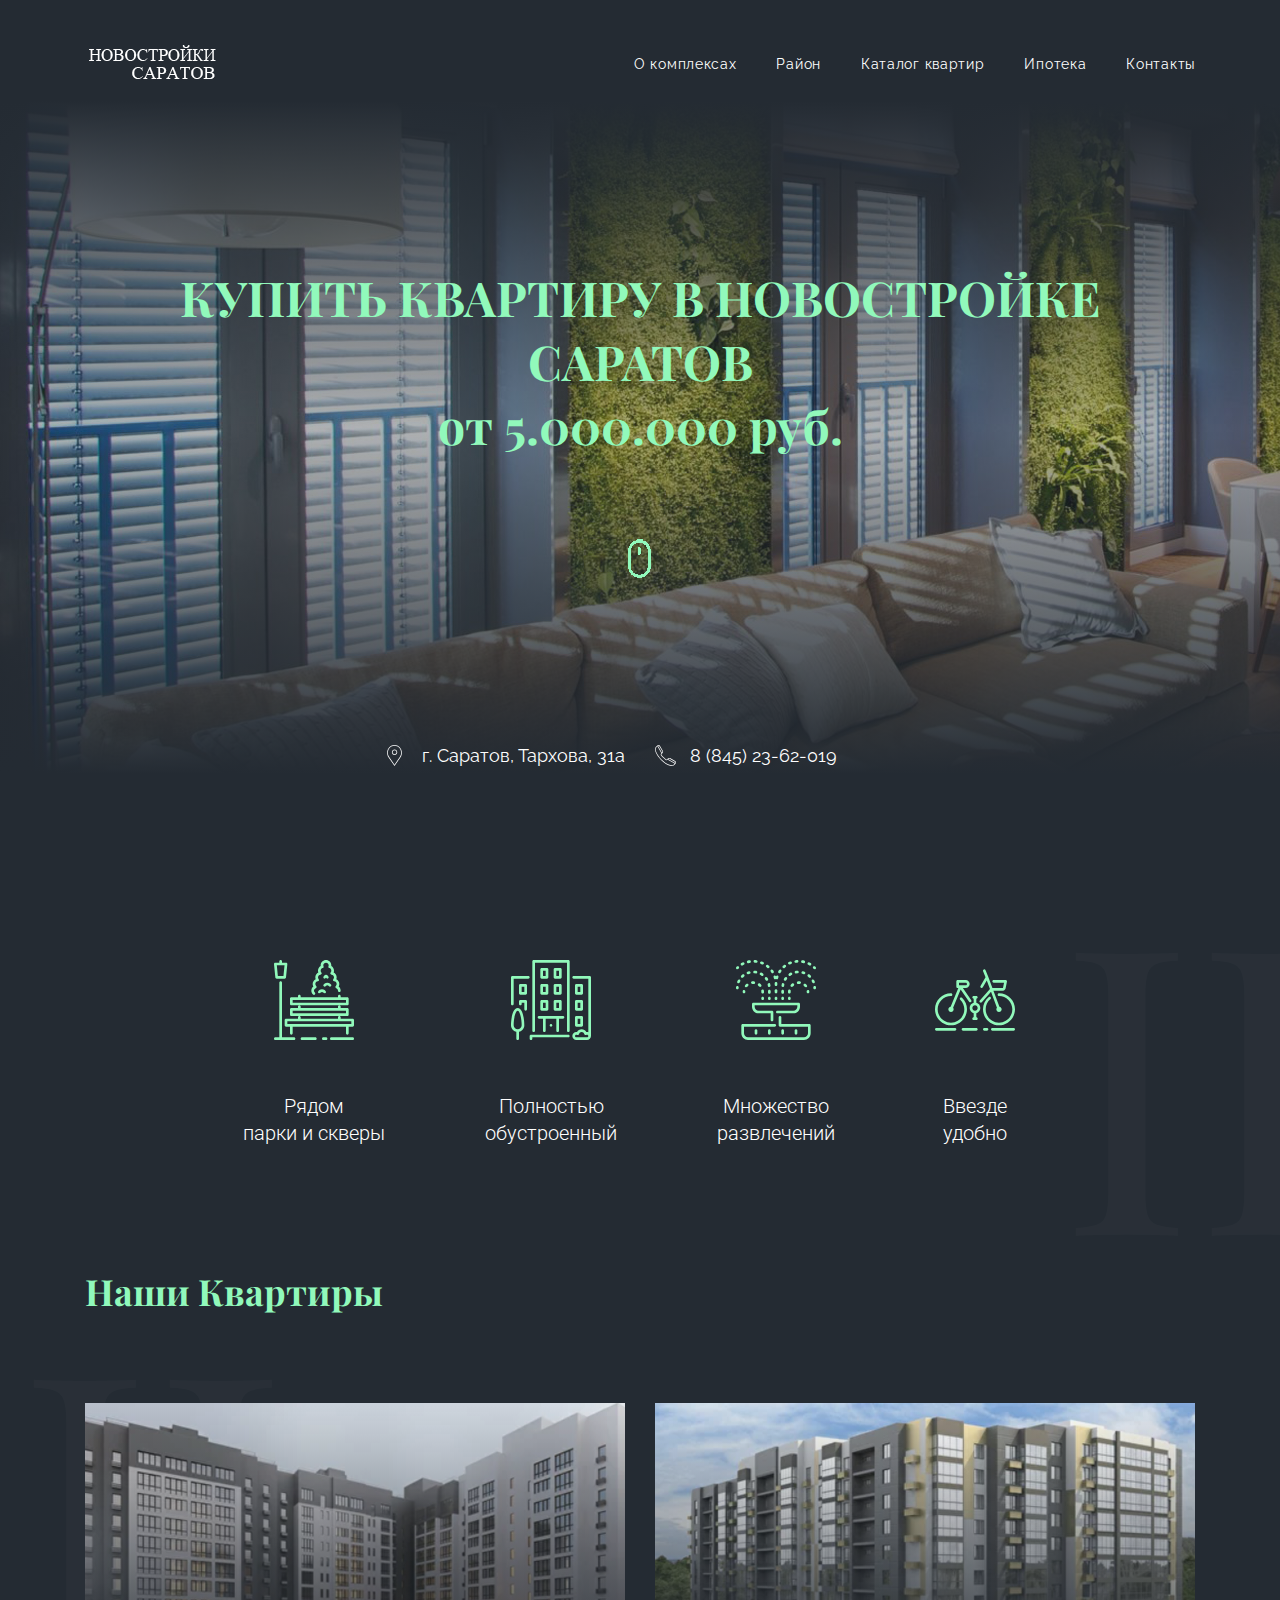
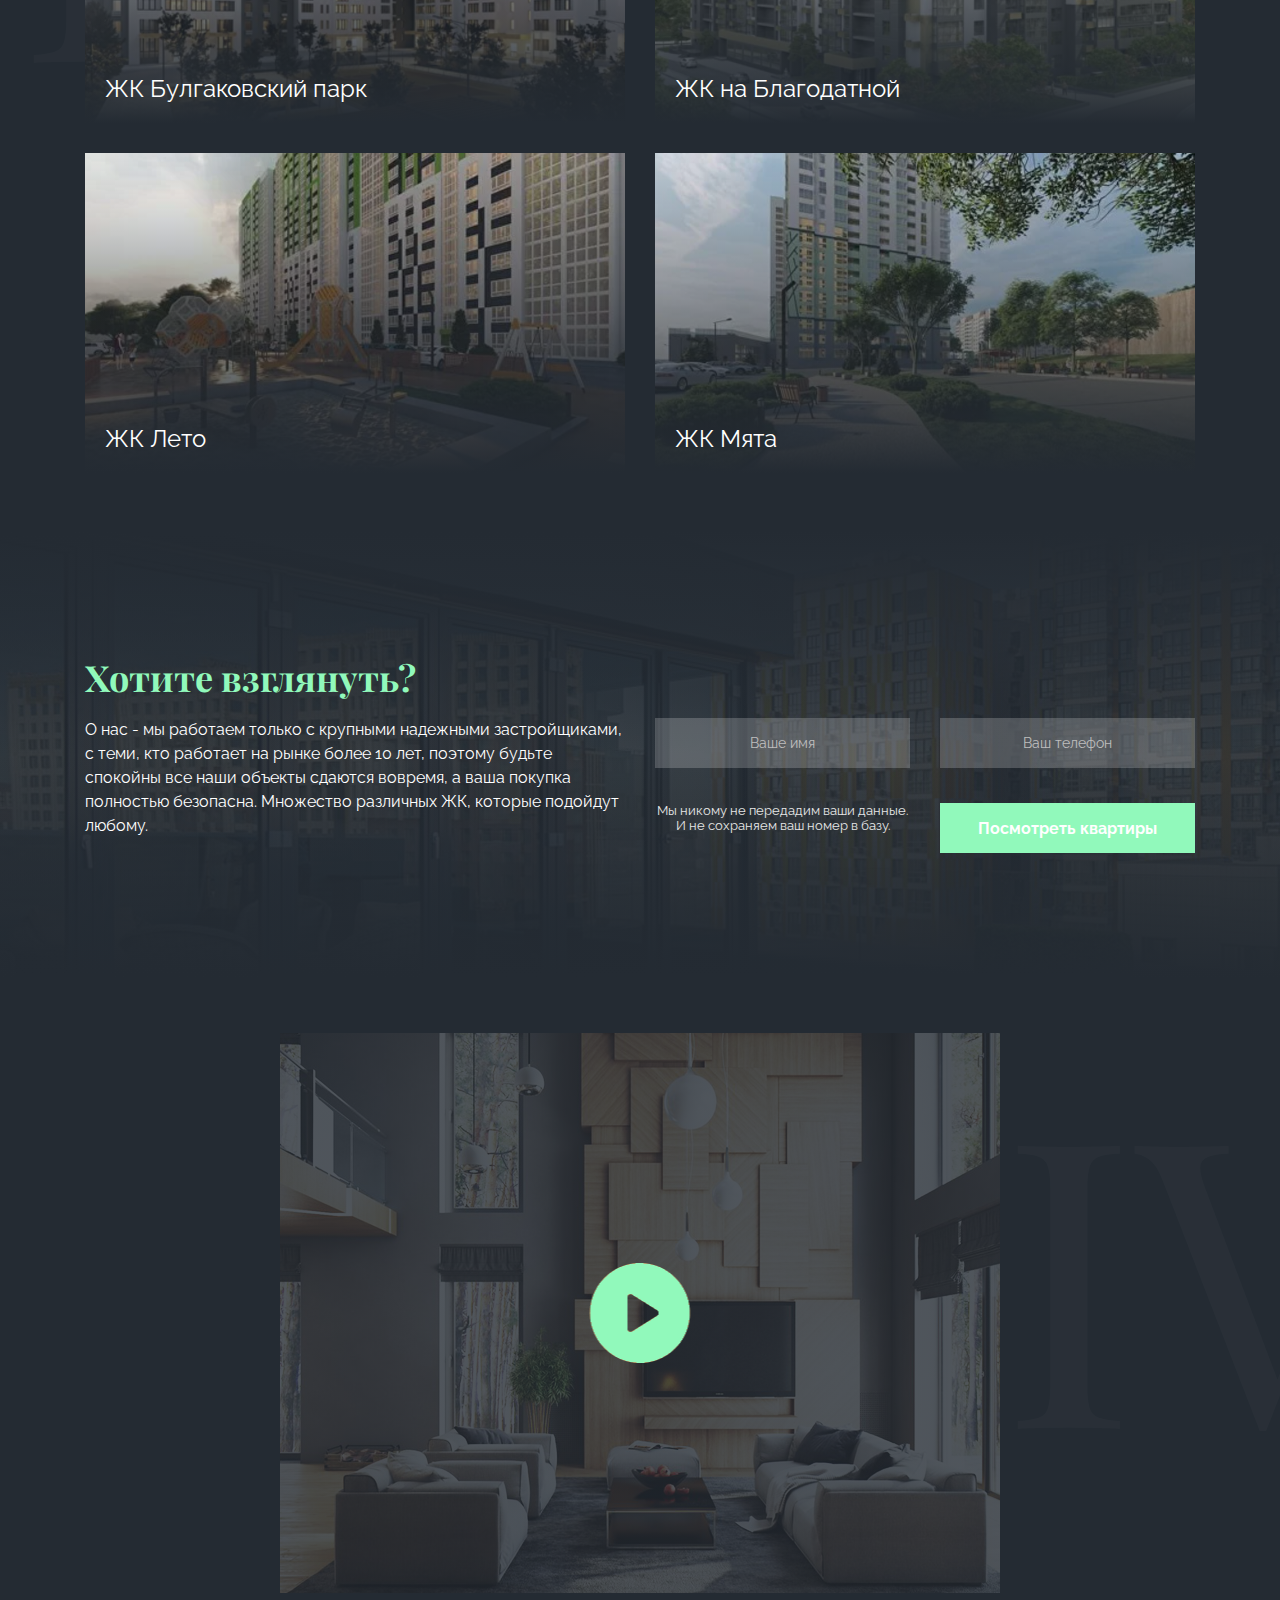
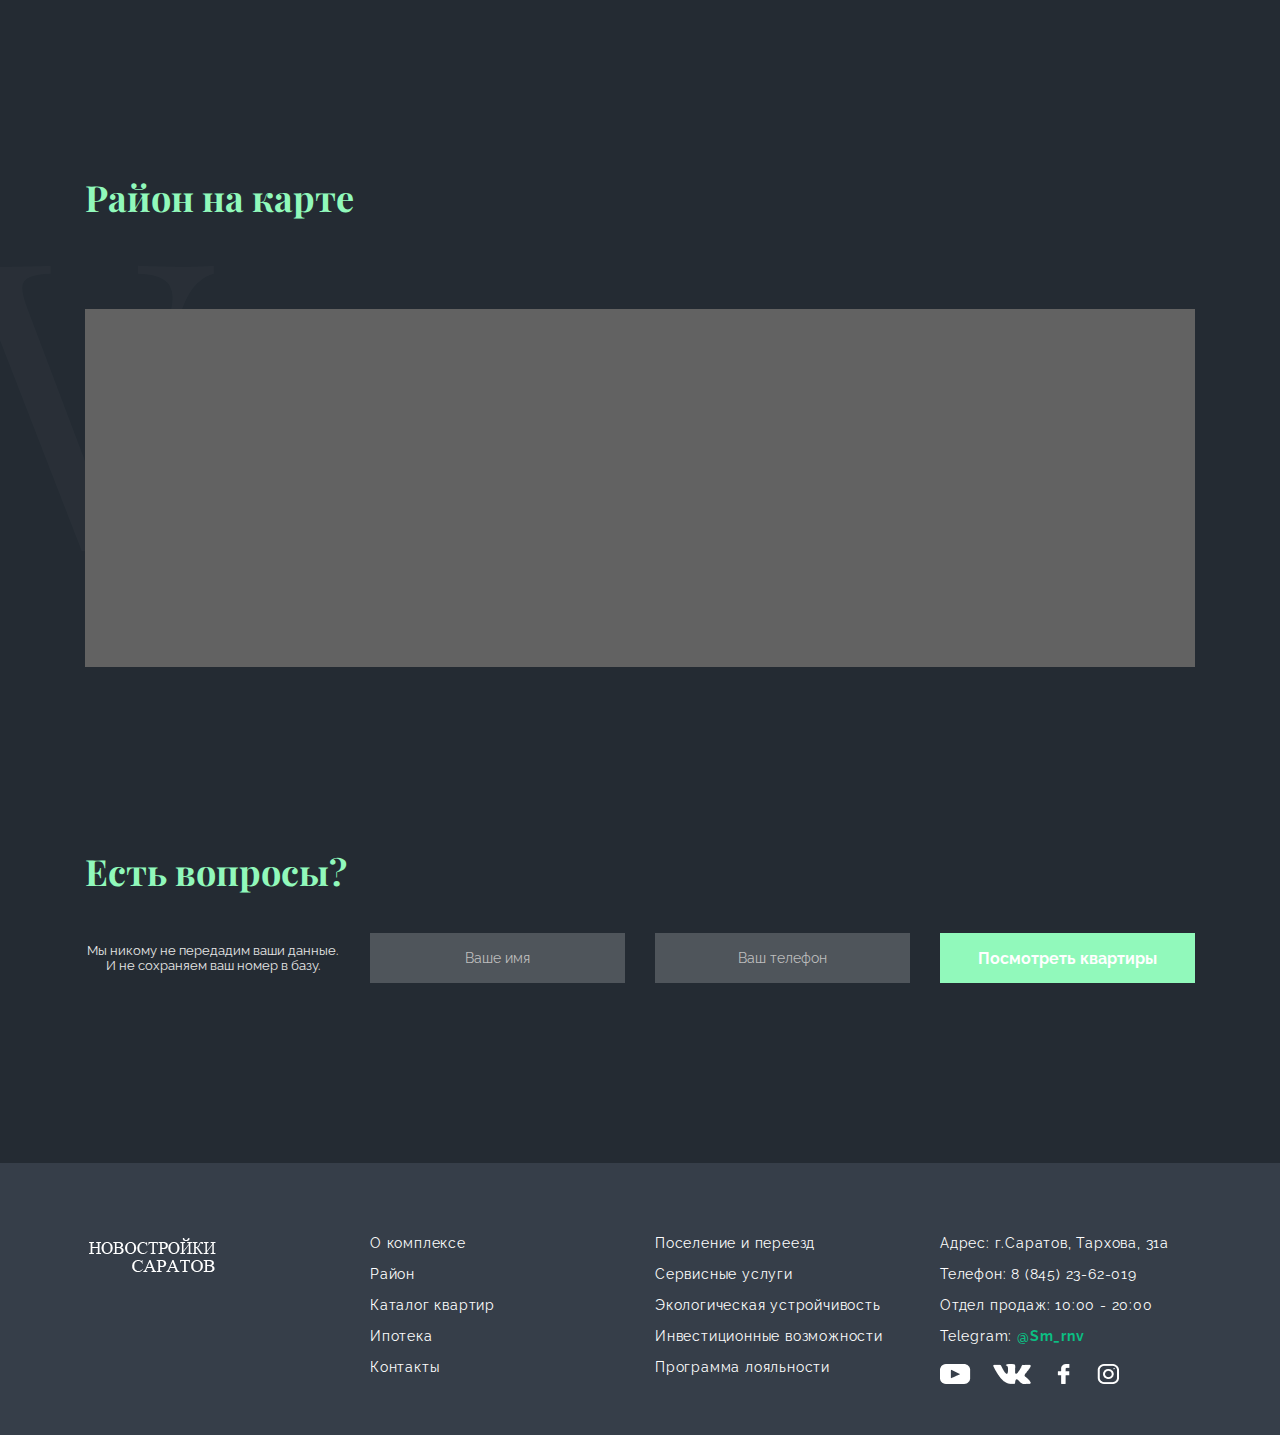
<file: index.html>
<!DOCTYPE html>
<html lang="en">
<head>
    <meta charset="UTF-8">
    <meta name="viewport" content="width=device-width, initial-scale=1.0">
    <title>saratov-novostroy</title>
    <link rel="stylesheet" href="./css/main.css">
    <link rel="stylesheet" href="./libs/youtubeLightbox/youtubeLightbox.css">
</head>
<body>
    <header class="header none1">
        <!--<div class="container">
            CONTENT
        </div>-->
        <div class="header_top">    
            <div class="container">
                <div class="header_top-row">
                    <a href="./index.html">
                        <img src="./img/logo.png" alt="Novostroy">
                    </a>
                    <div class="header_nav">
                        <nav class="nav">
                            <ul class="nav_list">
                                <li><a href="./second.html">О комплексах</a></li>
                                <li><a href="#!">Район</a></li>
                                <li><a href="#!">Каталог квартир</a></li>
                                <li><a href="#!">Ипотека</a></li>
                                <li><a href="#!">Контакты</a></li>
                            </ul>
                        </nav>
                    </div>

                    <div class="header_nav-btn">
                        <button class="nav-icon-btn">
                            <div class="nav-icon">
                                
                            </div>
                        </button>
                    </div>
                </div>
            </div>
        </div>

        
        <div class="container">
            <h1 class="header_title">КУПИТЬ КВАРТИРУ В НОВОСТРОЙКЕ<br>
            САРАТОВ<br>
            от 5.000.000 руб.
            <a href="#benefits">
                <img src="./img/mouse.png" alt="Scroll next" class="header_title_icon">
            </a>
            </h1>
        </div>
        

        <div class="header_footer">
            <div class="text-right">
                <a href="#section-map" class="info info--map">г. Саратов, Тархова, 31а</a>
            </div>
            <a href="tel:+78452362019" class="info info--tel">8 (845) 23-62-019</a>    
        </div>
    </header>

    <main>
        <section class="benefits none1">
            <h2 class="visually-hidden">Преимужества жк</h2>

            <div class="container container--sm">
                <div class="benefits_row">
                    <div class="benefits_item">
                        <img src="./img/bench_lime.svg" alt="" class="benefits_item-image">
                        <p class="benefits_item-text">Рядом <br>парки и скверы</p>
                    </div>
                    <div class="benefits_item">
                        <img src="./img/building_lime.svg" alt="" class="benefits_item-image">
                        <p class="benefits_item-text">Полностью <br>обустроенный</p>
                    </div>
                    <div class="benefits_item">
                        <img src="./img/fountain_lime.svg" alt="" class="benefits_item-image">
                        <p class="benefits_item-text">Множество <br>развлечений</p>
                    </div>
                    <div class="benefits_item">
                        <img src="./img/bicycle_lime.svg" alt="" class="benefits_item-image">
                        <p class="benefits_item-text">Ввезде <br>удобно</p>
                    </div>
                </div>
            </div>
        </section>

        <section class="appartments none1">
            <div class="container">
                <div class="appartments_title">
                    <h2 class="title-2">Наши Квартиры</h2>
                </div>
                <div class="appartments_cards">
                    <a href="#!" class="card">
                        <img src="./img/houses/house1.png" alt="" class="card_image">
                        <h3 class="carrd_title">ЖК Булгаковский парк</h3>
                    </a>
                    <a href="#!" class="card">
                        <img src="./img/houses/house.png" alt="" class="card_image">
                        <h3 class="carrd_title">ЖК на Благодатной</h3>
                    </a>
                    <a href="#!" class="card">
                        <img src="./img/houses/house2.png" alt="" class="card_image">
                        <h3 class="carrd_title">ЖК Лето</h3>
                    </a>
                    <a href="#!" class="card">
                        <img src="./img/houses/house3.png" alt="" class="card_image">
                        <h3 class="carrd_title">ЖК Мята</h3>
                    </a>
                </div>
            </div>
        </section>

        <section class="cta none1">
            <div class="container">
                <div class="cta_title">
                    <h2 class="title-2">Хотите взглянуть?</h2>
                </div>
                <div class="cta_wrapper">
                    <div class="cta_text"><p>О нас - мы работаем только с крупными надежными
                         застройщиками, с теми, кто работает на рынке более 10 лет, поэтому будьте спокойны все наши объекты сдаются вовремя, 
                         а ваша покупка полностью безопасна. Множество различных ЖК, которые подойдут любому.</p>
                    </div>
                    <form action="" class="cta_form form">
                        <input type="text" class="form_input" placeholder="Ваше имя" autocomplete="off">
                        <input type="text" class="form_input" placeholder="Ваш телефон" autocomplete="off">
                        <p class="form_privacy form_privacy--bottom"> Мы никому не передадим ваши данные. <br> И не сохраняем ваш номер в базу.</p>
                        <button type="submit" class="form_button">Посмотреть квартиры</button>
                    </form>
                    
                </div>
            </div>
        </section>

        <section class="video none1">
            <div class="container">
                <h2 class="visually-hidden">Видео про жк</h2>
                <div class="container">
                    <a href="https://www.youtube.com/watch?v=qkob30446QE&pp=ygU10JbQmiDQkdGD0LvQs9Cw0LrQvtCy0YHQutC40Lkg0L_QsNGA0Log0YHQsNGA0LDRgtC-0LI%3D" data-youtubeLightbox class="video_link">
                        <img src="./img/play-button.png" alt="" class="video_icon">
                        <img src="./img/houses/Rectangle 2.png" alt="" class="video_img">
                    </a>
                </div>
            </div>
        </section>

        <section class="section-map none1">
            <div class="container">
                <div class="section-map_title">
                    <h2 class="title-2">Район на карте</h2>
                </div>
                <div class="section-map_map">
                    <div class="map" id="map"></div>
                </div>
            </div>
        </section>

        <section class="feedback none1">
            <div class="container">
                <div class="feedback_title">
                    <h2 class="title-2">Есть вопросы?</h2>
                </div>
                <form class="feedback_form form">
                    <p class="form_privacy"> Мы никому не передадим ваши данные. <br> И не сохраняем ваш номер в базу.</p>
                    <input type="text" class="form_input" placeholder="Ваше имя" autocomplete="off">
                    <input type="text" class="form_input" placeholder="Ваш телефон" autocomplete="off">
                    <button type="submit" class="form_button">Посмотреть квартиры</button>
                </form>
            </div>
        </section>


    </main>

    <footer class="footer none1">
        <div class="container">
            <div class="footer_grid">
                <div class="footer_logo">
                    <a href="#!">
                        <img src="./img/logo.png" alt="Novostroy">
                    </a>
                </div>
                <div class="footer_nav">
                    <nav>
                        <ul class="footer_nav-list">
                            <li><a href="#!">О комплексе</a></li>
                            <li><a href="#!">Район</a></li>
                            <li><a href="#!">Каталог квартир</a></li>
                            <li><a href="#!">Ипотека</a></li>
                            <li><a href="#!">Контакты</a></li>
                        </ul>
                    </nav>
                </div>
                <div class="footer_nav">
                    <nav>
                        <ul class="footer_nav-list">
                            <li><a href="#!">Поселение и переезд</a></li>
                            <li><a href="#!">Сервисные услуги</a></li>
                            <li><a href="#!">Экологическая устройчивость</a></li>
                            <li><a href="#!">Инвестиционные возможности</a></li>
                            <li><a href="#!">Программа лояльности</a></li>
                        </ul>
                    </nav>
                </div>
                <div class="footer_address">
                    <nav>
                        <ul class="footer_nav-list">
                            <li>Адрес: г.Саратов, Тархова, 31а</li>
                            <li>Телефон: <a href="tel:+78452362019">8 (845) 23-62-019</a></li>
                            <li>Отдел продаж: 10:00 - 20:00</li>
                            <li>Telegram: <a class="link-bold" href="https://t.me/Sm_rnv">@Sm_rnv</a></li>
                        </ul>
                        <ul class="footer_social">
                            <li><a href="#!"><img src="./img/footer-logos/youtube.png" alt=""></a></li>
                            <li><a href="#!"><img src="./img/footer-logos/vk.png" alt=""></a></li>
                            <li><a href="#!"><img src="./img/footer-logos/facebook.png" alt=""></a></li>
                            <li><a href="#!"><img src="./img/footer-logos/instagram.png" alt=""></a></li>
                        </ul>
                    </nav>
                </div>
            </div>
        </div>
    </footer>

    <!-- YouTube LightBox -->
    <div id="youtubelightbox" class="youtubelightbox">
        <div class="youtubelightbox__centeredchild">
            <div class="youtubelightbox__videowrapper">
                <div id="youtubelightboxPlayer"></div>
            </div>
        </div>
    </div>

    <script src="https://api-maps.yandex.ru/2.1/?apikey=7015e7c1-109d-4a72-9153-31bb2d951634&lang=ru_RU" type="text/javascript"></script>

    <script src="./libs/youtubeLightbox/youtubeLightbox.js"></script>

    <script src="./js/main.js"></script>
</body>
</html>
</file>
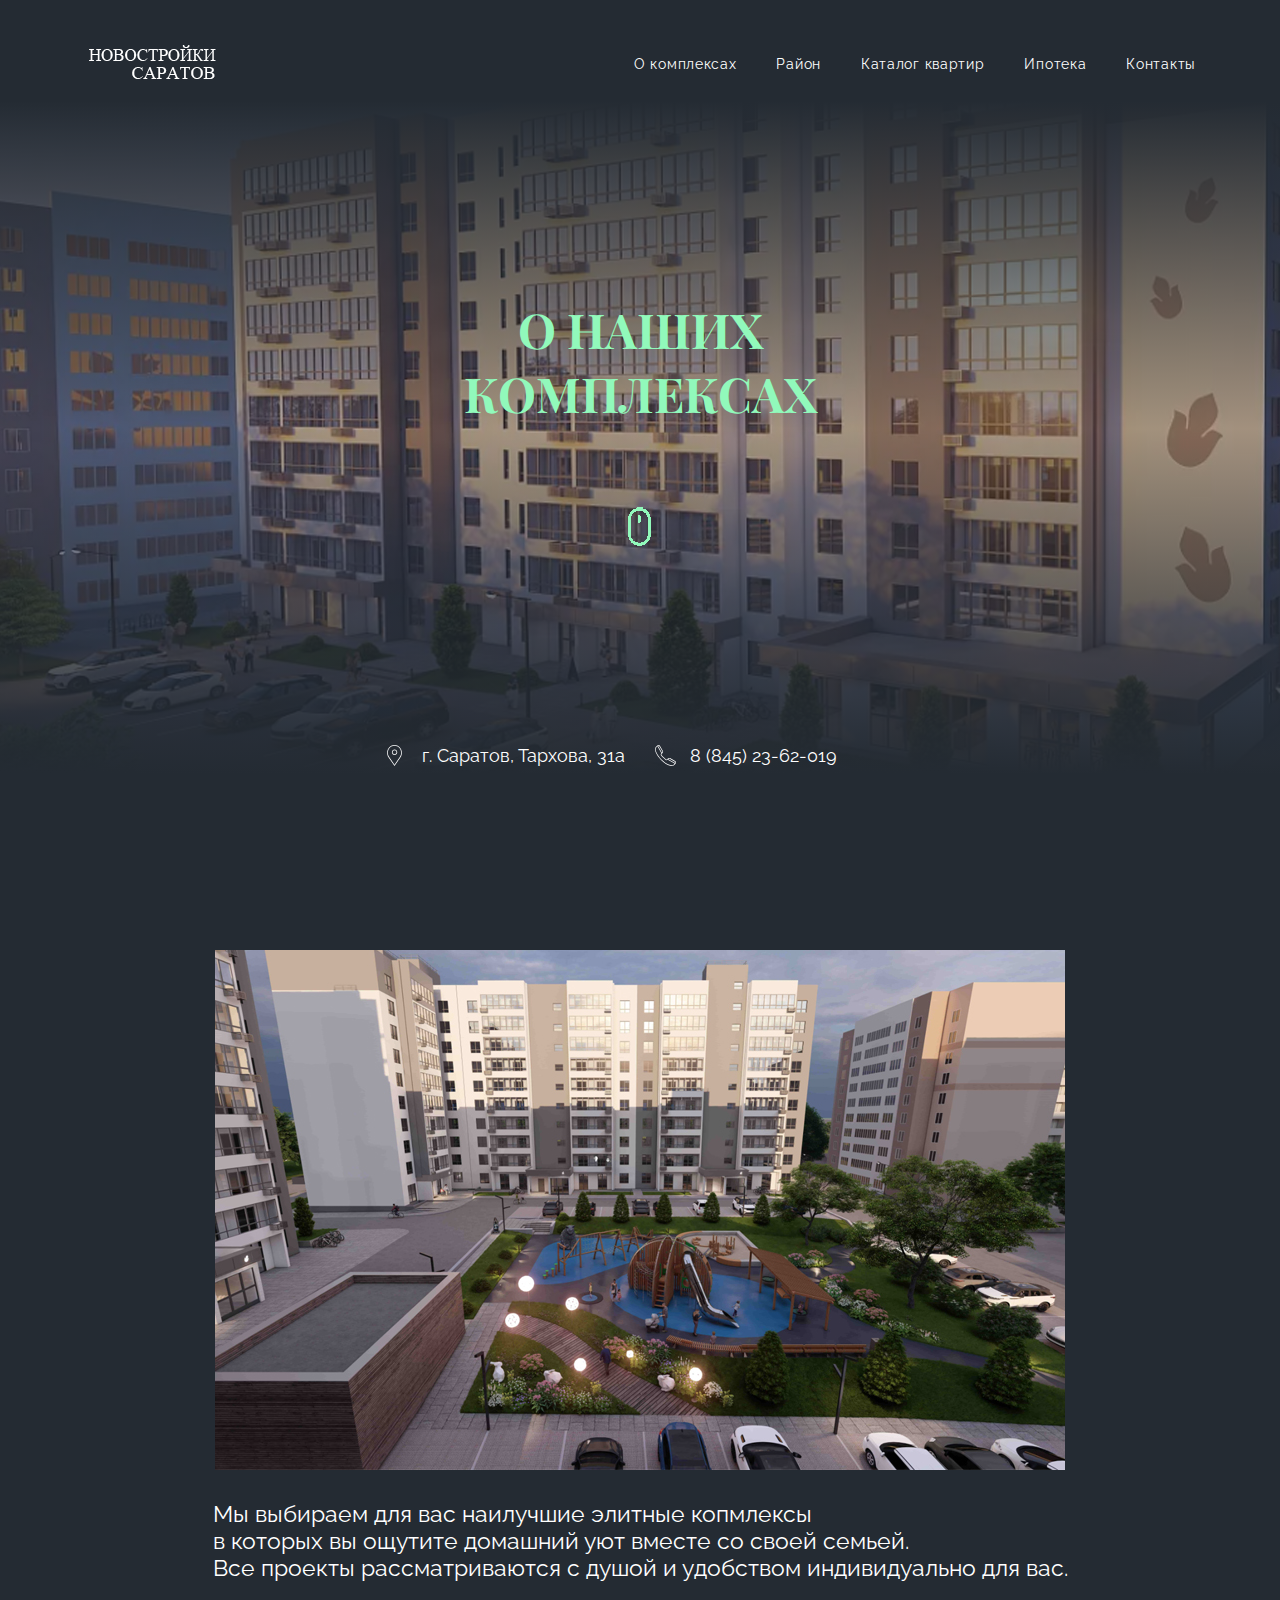
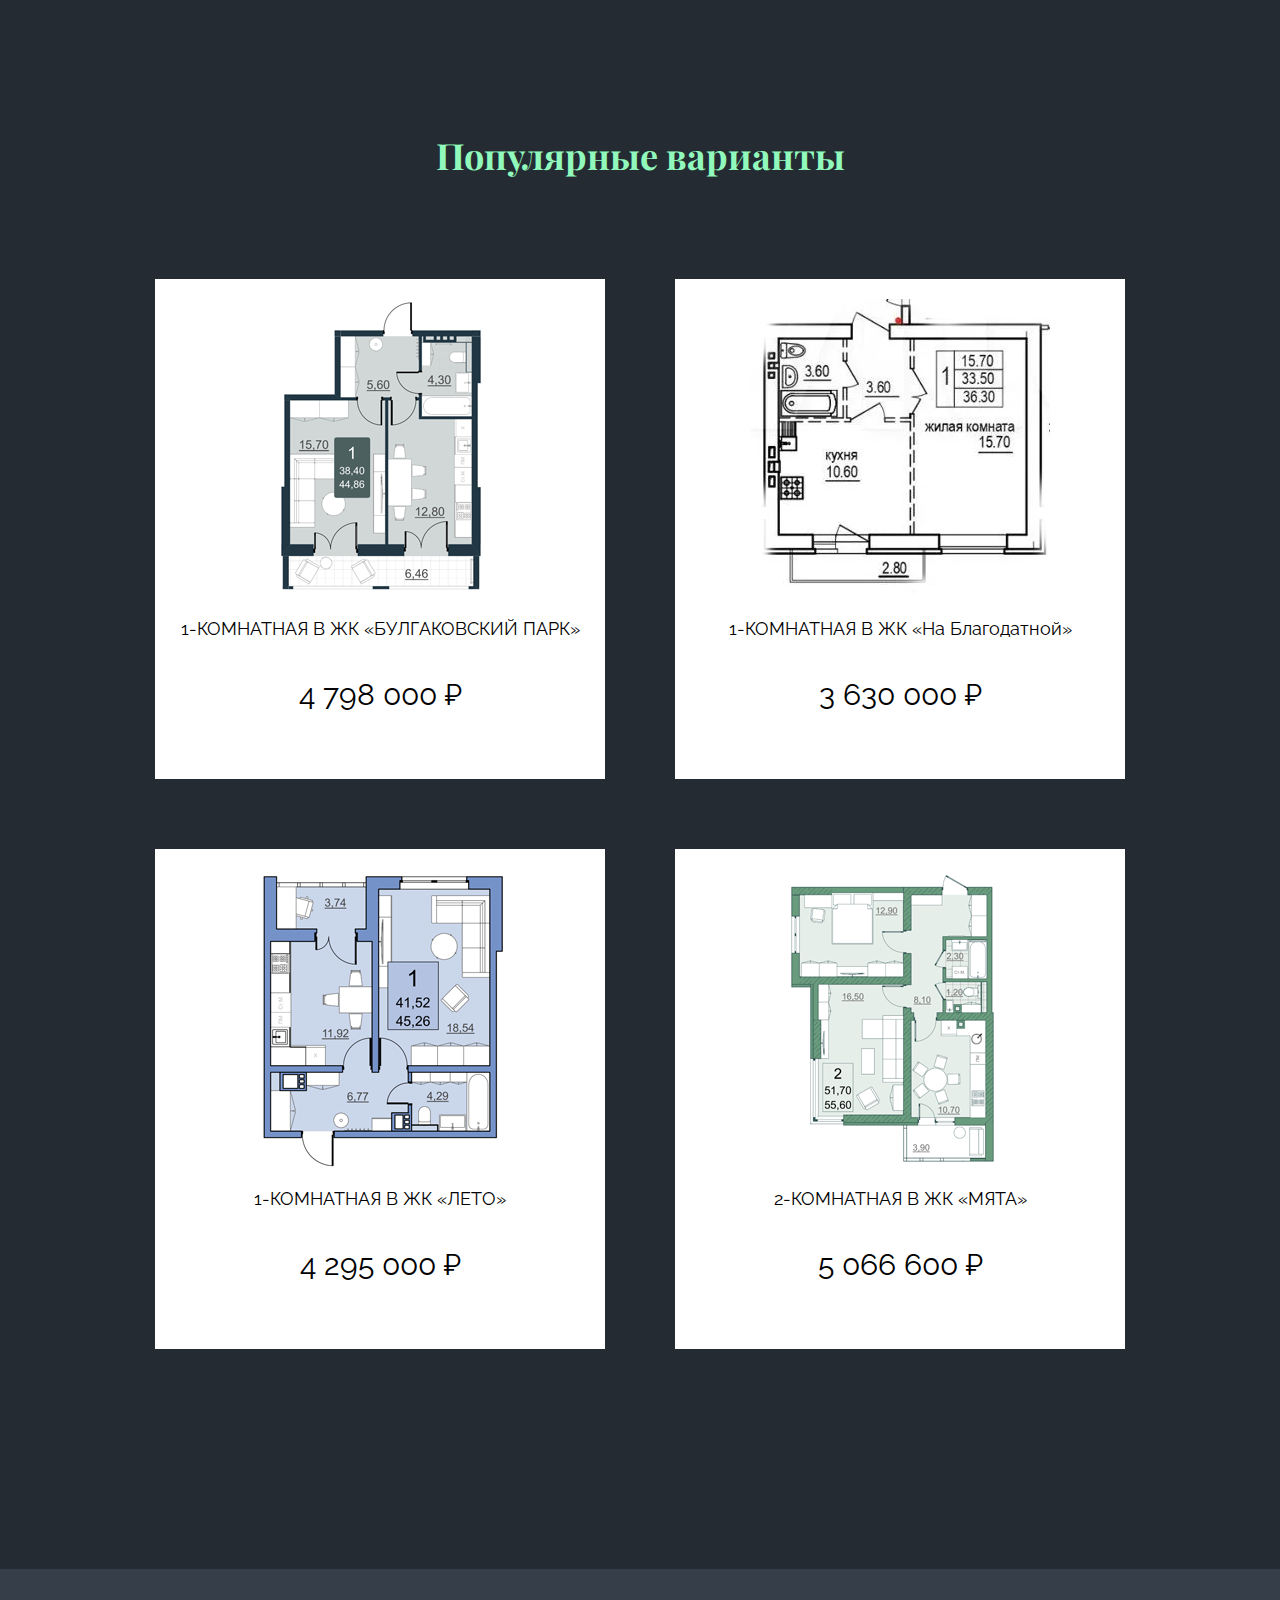
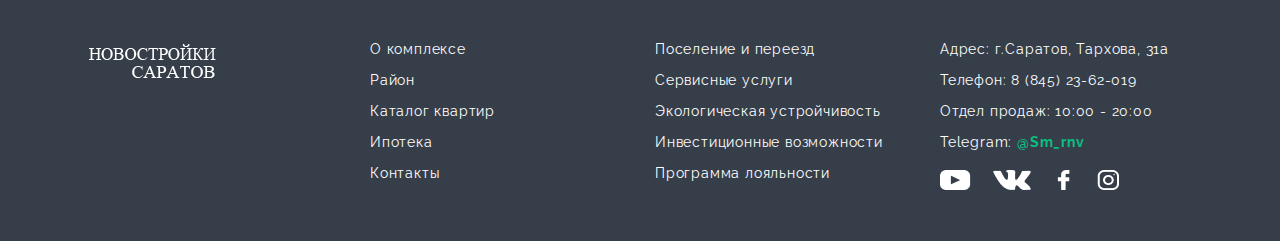
<file: second.html>
<!DOCTYPE html>
<html lang="en">
<head>
    <meta charset="UTF-8">
    <meta name="viewport" content="width=device-width, initial-scale=1.0">
    <title>Complex saratov Novostroy</title>
    <link rel="stylesheet" href="./css/main.css">
    <link rel="stylesheet" href="./css/second.css">
</head>
<body>
    <header class="header none1" style="background: linear-gradient(180deg, #242B33 11.98%, rgba(45, 52, 60, 0.38) 51.04%, #242B33 92.19%),
    url('./../../img/header-bg-2.jpg');
    background-repeat: no-repeat;">
        <!--<div class="container">
            CONTENT
        </div>-->
        <div class="header_top">
            <div class="container">
                <div class="header_top-row">
                    <a href="./index.html">
                        <img src="./img/logo.png" alt="Novostroy">
                    </a>
                    <div class="header_nav">
                        <nav class="nav">
                            <ul class="nav_list">
                                <li><a href="./second.html">О комплексаx</a></li>
                                <li><a href="#!">Район</a></li>
                                <li><a href="#!">Каталог квартир</a></li>
                                <li><a href="#!">Ипотека</a></li>
                                <li><a href="#!">Контакты</a></li>
                            </ul>
                        </nav>
                    </div>

                    <div class="header_nav-btn">
                        <button class="nav-icon-btn">
                            <div class="nav-icon">
                                
                            </div>
                        </button>
                    </div>
                </div>
            </div>
        </div>


        <div class="container">
            <h1 class="header_title">О НАШИХ <br>
                КОМПЛЕКСАХ
            <a href="#benefits">
                <img src="./img/mouse.png" alt="Scroll next" class="header_title_icon">
            </a>
            </h1>
        </div>
        

        <div class="header_footer">
            <div class="text-right">
                <a href="#section-map" class="info info--map">г. Саратов, Тархова, 31а</a>
            </div>
            <a href="tel:+78452362019" class="info info--tel">8 (845) 23-62-019</a>    
        </div>
    </header>
    
    <div class="second_info">
        <img src="./../../img/second_image_top.jpg" class="img-second-info" alt="img_sleng" >
        <div class="second_info_info">Мы выбираем для вас наилучшие элитные копмлексы <br> 
            в которых вы ощутите домашний уют вместе со своей семьей. <br>
            Все проекты рассматриваются с душой и удобством индивидуально для вас.
        </div>
    </div>

    <div class="KVARTITY"><h2 class="title-2">Популярные варианты</h2></div>
    <div class="second-cards">
        <div class="second-cards_more">
            <div class="second-cards_1">
                <img src="./../../img/1 room bulgag.png" alt="">
                <br><br><div style="font-size: 18px;">1-КОМНАТНАЯ В ЖК «БУЛГАКОВСКИЙ ПАРК»</div> <br><br>
                <div style="font-size: 30px;">4 798 000 ₽</div>
            </div>
            <div class="second-cards_2">
                <img src="./../../img/1 room blagorodnaya.png" alt="">
                <br><br><div style="font-size: 18px;">1-КОМНАТНАЯ В ЖК «На Благодатной»</div> <br><br>
                <div style="font-size: 30px;">3 630 000 ₽</div>
            </div>
            <div class="second-cards_3">
                <img src="./../../img/1 room leto.png" alt="">
                <br><br><div style="font-size: 18px;">1-КОМНАТНАЯ В ЖК «ЛЕТО»</div> <br><br>
                <div style="font-size: 30px;">4 295 000 ₽</div>
            </div>
            <div class="second-cards_4">
                <img src="./../../img/1 room myata.png" alt="">
                <br><br><div style="font-size: 18px;">2-КОМНАТНАЯ В ЖК «МЯТА»</div> <br><br>
                <div style="font-size: 30px;">5 066 600 ₽</div>
            </div>
        </div>
    </div>
    

    <footer class="footer none1">
        <div class="container">
            <div class="footer_grid">
                <div class="footer_logo">
                    <a href="#!">
                        <img src="./img/logo.png" alt="Novostroy">
                    </a>
                </div>
                <div class="footer_nav">
                    <nav>
                        <ul class="footer_nav-list">
                            <li><a href="#!">О комплексе</a></li>
                            <li><a href="#!">Район</a></li>
                            <li><a href="#!">Каталог квартир</a></li>
                            <li><a href="#!">Ипотека</a></li>
                            <li><a href="#!">Контакты</a></li>
                        </ul>
                    </nav>
                </div>
                <div class="footer_nav">
                    <nav>
                        <ul class="footer_nav-list">
                            <li><a href="#!">Поселение и переезд</a></li>
                            <li><a href="#!">Сервисные услуги</a></li>
                            <li><a href="#!">Экологическая устройчивость</a></li>
                            <li><a href="#!">Инвестиционные возможности</a></li>
                            <li><a href="#!">Программа лояльности</a></li>
                        </ul>
                    </nav>
                </div>
                <div class="footer_address">
                    <nav>
                        <ul class="footer_nav-list">
                            <li>Адрес: г.Саратов, Тархова, 31а</li>
                            <li>Телефон: <a href="tel:+78452362019">8 (845) 23-62-019</a></li>
                            <li>Отдел продаж: 10:00 - 20:00</li>
                            <li>Telegram: <a class="link-bold" href="https://t.me/Sm_rnv">@Sm_rnv</a></li>
                        </ul>
                        <ul class="footer_social">
                            <li><a href="#!"><img src="./img/footer-logos/youtube.png" alt=""></a></li>
                            <li><a href="#!"><img src="./img/footer-logos/vk.png" alt=""></a></li>
                            <li><a href="#!"><img src="./img/footer-logos/facebook.png" alt=""></a></li>
                            <li><a href="#!"><img src="./img/footer-logos/instagram.png" alt=""></a></li>
                        </ul>
                    </nav>
                </div>
            </div>
        </div>
    </footer>
</body>
<script src="./js/main.js"></script>
</html>
</file>
<file: css/second.css>
.second_info{
    display: flex;
    flex-direction: column;
    align-items: center;
    padding-top: 110px;
    
    @media only screen and (max-width: 900px) {
        padding-top: 40px;
    }
}

.second_info_info{
    padding-top: 30px;
    font-size: 23px;
    
    @media only screen and (max-width: 780px) {
        font-size: 14px;
    }
}

.second-cards{
    padding-top: 100px;
    display: grid;
    
    justify-content: center;
    
   
}

.second-cards_more{
    display: grid;         /* new; nested grid container */
    grid-template-columns: 1fr 1fr;
    grid-template-rows: auto auto auto;
    gap: 70px;
    padding-bottom: 150px;

    @media only screen and (max-width: 959px) {
        grid-template-columns: repeat(auto-fit, minmax(290px, 1fr));
    }
    
}

.second-cards_1{
    display: block;
    height: 500px;
    width: 450px;
    background-color: white;
    color: black;
    text-align: center;
    padding-top: 20px;
    

    &:hover{
        background-color: #0BBF83;
        transition: opacity 0.4s ease-in;
        cursor: pointer;
    }
}

.second-cards_2{
    display: block;
    height: 500px;
    width: 450px;
    background-color: white;
    color: black;
    text-align: center;
    padding-top: 20px;

    &:hover{
        background-color: #0BBF83;
        transition: opacity 0.4s ease-in;
        cursor: pointer;
    }
}

.second-cards_3{
    display: block;
    height: 500px;
    width: 450px;
    background-color: white;
    color: black;
    text-align: center;
    padding-top: 20px;

    &:hover{
        background-color: #0BBF83;
        transition: opacity 0.4s ease-in;
        cursor: pointer;
    }
}

.second-cards_4{
    display: block;
    height: 500px;
    width: 450px;
    background-color: white;
    color: black;
    text-align: center;
    padding-top: 20px;

    &:hover{
        background-color: #0BBF83;
        transition: opacity 0.4s ease-in;
        cursor: pointer;
    }
}

.KVARTITY{
    padding-top: 150px;
    text-align: center;
}
</file>
<file: css/main.css>
/* Reset and base styles  */
@import url("https://fonts.googleapis.com/css2?family=Playfair+Display:ital@0;1&family=Raleway:ital@0;1&family=Roboto:wght@300&display=swap");
@import url("https://fonts.googleapis.com/css2?family=Playfair+Display:ital@0;1&family=Raleway:ital@0;1&family=Roboto:wght@300&display=swap");
@import url("https://fonts.googleapis.com/css2?family=Playfair+Display:ital@0;1&family=Raleway:ital@0;1&family=Roboto:wght@300&display=swap");
* {
  padding: 0px;
  margin: 0px;
  border: none;
}

*,
*::before,
*::after {
  box-sizing: border-box;
}

/* Links */
a, a:link, a:visited {
  text-decoration: none;
}

a:hover {
  text-decoration: none;
}

/* Common */
aside, nav, footer, header, section, main {
  display: block;
}

h1, h2, h3, h4, h5, h6, p {
  font-size: inherit;
  font-weight: inherit;
}

ul, ul li {
  list-style: none;
}

img {
  vertical-align: top;
}

img, svg {
  max-width: 100%;
  height: auto;
}

address {
  font-style: normal;
}

/* Form */
input, textarea, button, select {
  font-family: inherit;
  font-size: inherit;
  color: inherit;
  background-color: transparent;
}

input::-ms-clear {
  display: none;
}

button, input[type=submit] {
  display: inline-block;
  box-shadow: none;
  background-color: transparent;
  background: none;
  cursor: pointer;
}

input:focus, input:active,
button:focus, button:active {
  outline: none;
}

button::-moz-focus-inner {
  padding: 0;
  border: 0;
}

label {
  cursor: pointer;
}

legend {
  display: block;
}

body {
  font-family: "Raleway", sans-serif;
  background-color: #242B33;
  color: #fff;
  font-size: 16px;
}

a {
  color: #fff;
}
a:hover {
  color: #91F9BB;
}

.container {
  margin: 0 auto;
  padding: 0 15px;
  max-width: 1140px;
}
.container--sm {
  max-width: 824px;
}

.text-right {
  text-align: right;
}

.visually-hidden {
  height: 1px;
  overflow: hidden;
  width: 1px;
  position: absolute;
  clip: rect(1px 1px 1px 1px);
  clip: rect(1px 1px 1px 1px);
  -webkit-clip-path: inset(50%);
          clip-path: inset(50%);
  white-space: nowrap;
}

.none {
  display: none !important;
}

.title-2 {
  font-size: 36px;
  font-family: "Playfair Display", serif;
  color: #91F9BB;
  font-weight: 700;
}
@media only screen and (max-width: 999px) {
  .title-2 {
    font-size: 28px;
  }
}

.link-bold {
  color: #0BBF83;
  font-weight: 700;
}

.no-scroll {
  overflow-y: hidden;
}

.header {
  display: flex;
  flex-direction: column;
  justify-content: space-between;
  padding-top: 30px;
  padding-bottom: 74px;
  min-height: 840px;
  background: linear-gradient(180deg, #242B33 11.98%, rgba(45, 52, 60, 0.38) 51.04%, #242B33 92.19%), url("./../../img/header-bg.jpg");
}
@media only screen and (max-width: 999px) {
  .header {
    min-height: unset;
    row-gap: 50px;
  }
}

.header_top-row {
  display: flex;
  justify-content: space-between;
  align-items: center;
}

.header_top-row--mobile {
  position: fixed;
  z-index: 99;
  left: 0px;
  top: 0px;
  width: 100%;
  height: 100%;
  background-color: #242B33;
  display: flex;
  flex-direction: column;
  justify-content: flex-start;
  align-items: center;
  row-gap: 60px;
  padding-top: 40px;
  padding-bottom: 40px;
}
.header_top-row--mobile .header_nav {
  display: block;
}
.header_top-row--mobile .nav_list {
  flex-direction: column;
  align-items: center;
  row-gap: 30px;
}
.header_top-row--mobile .header_nav-btn {
  position: fixed;
  top: 50px;
  right: 15px;
}

@media only screen and (max-width: 999px) {
  .header_nav {
    display: none;
  }
}

.header_nav-btn {
  display: none;
}
@media only screen and (max-width: 999px) {
  .header_nav-btn {
    display: block;
  }
}

.header_title {
  position: relative;
  padding-bottom: 121px;
  text-align: center;
  font-size: 48px;
  font-family: "Playfair Display", serif;
  color: #91F9BB;
  font-weight: 700;
}
@media only screen and (max-width: 999px) {
  .header_title {
    font-size: 32px;
    padding-bottom: 80px;
  }
}

.header_title_icon {
  position: absolute;
  bottom: 0;
  left: 50%;
  transform: translate(-50%, 0%);
}

.header_footer {
  display: grid;
  grid-template-columns: 1fr 1fr;
  gap: 30px;
}
@media only screen and (max-width: 999px) {
  .header_footer {
    display: flex;
    flex-direction: column;
    align-items: center;
    row-gap: 30px;
  }
}

.nav {
  font-size: 14px;
  letter-spacing: 0.05em;
}

.nav_list {
  display: flex;
  -moz-column-gap: 40px;
       column-gap: 40px;
}

.nav-icon-btn {
  --time: 0.1s;
  --width: 40px;
  --height: 30px;
  --line-height: 1px;
  --line-margin: 2;
  --color: #fff;
  height: var(--height);
  width: var(--width);
  display: flex;
  justify-content: center;
  align-items: center;
}

.nav-icon {
  position: relative;
  width: var(--width);
  height: var(--line-height);
  background-color: var(--color);
}

.nav-icon::before,
.nav-icon::after {
  content: "";
  display: block;
  position: absolute;
  left: 0;
  width: var(--width);
  height: var(--line-height);
  background-color: var(--color);
  transition: transform var(--time) ease-in, top var(--time) linear var(--time);
}

.nav-icon::before {
  top: calc(var(--line-height) * -8);
}

.nav-icon::after {
  top: calc(var(--line-height) * 8);
}

.nav-icon.nav-icon--active {
  background-color: transparent;
}

.nav-icon.nav-icon--active::before,
.nav-icon.nav-icon--active::after {
  top: 0;
  transition: top var(--time) linear, transform var(--time) ease-in var(--time);
}

.nav-icon.nav-icon--active::before {
  transform: rotate(45deg);
}

.nav-icon.nav-icon--active::after {
  transform: rotate(-45deg);
}

.info {
  position: relative;
  font-size: 18px;
}
.info--map, .info--tel {
  padding-left: 35px;
}
.info--map::before, .info--tel::before {
  content: "";
  position: absolute;
  left: 0px;
  top: 0px;
  width: 21px;
  height: 21px;
  background-repeat: no-repeat;
}
.info--map::before {
  background-image: url(/img/map.svg);
}
.info--tel::before {
  background-image: url(/img/phone.svg);
}
@media only screen and (max-width: 999px) {
  .info {
    font-size: 14px;
  }
}

.benefits {
  overflow: hidden;
  position: relative;
  padding: 120px 0;
}
.benefits::after {
  content: "II";
  position: absolute;
  top: 0;
  left: calc(50% + 555px);
  transform: translate(-50%, 0);
  line-height: 1.15;
  opacity: 0.02;
  font-size: 400px;
  font-family: "Playfair Display", serif;
}

.benefits_row {
  display: flex;
  -moz-column-gap: 100px;
       column-gap: 100px;
}
@media only screen and (max-width: 999px) {
  .benefits_row {
    display: grid;
    grid-template-columns: repeat(auto-fit, minmax(290px, 1fr));
  }
}

.benefits_item {
  text-align: center;
}

.benefits_item-image {
  margin-bottom: 53px;
}
@media only screen and (max-width: 999px) {
  .benefits_item-image {
    width: 60px;
    height: 60px;
    margin-bottom: 20px;
    margin-top: 20px;
  }
}

.benefits_item-text {
  font-size: 20px;
  line-height: 1.35;
  font-family: "Roboto", sans-serif;
  font-weight: 300;
}
@media only screen and (max-width: 999px) {
  .benefits_item-text {
    font-size: 16px;
  }
}

.appartments {
  position: relative;
}
.appartments::before {
  content: "III";
  position: absolute;
  top: 0;
  right: calc(50% + 555px);
  transform: translate(50%, 0);
  line-height: 1.15;
  opacity: 0.02;
  font-size: 400px;
  font-family: "Playfair Display", serif;
}

.appartments_title {
  margin-bottom: 88px;
}
@media only screen and (max-width: 999px) {
  .appartments_title {
    margin-bottom: 44px;
  }
}

.appartments_cards {
  display: grid;
  grid-template-columns: repeat(2, 1fr);
  gap: 30px;
}
@media only screen and (max-width: 959px) {
  .appartments_cards {
    grid-template-columns: repeat(auto-fit, minmax(290px, 1fr));
  }
}

.card {
  overflow: hidden;
  position: relative;
  display: inline-block;
}
.card::before {
  content: "";
  position: absolute;
  z-index: 6;
  left: 0px;
  top: 0px;
  width: 100%;
  height: 100%;
  background-color: rgba(86, 86, 86, 0.5);
  background: linear-gradient(180deg, rgba(36, 43, 51, 0) 0%, #242b33);
}
.card::after {
  opacity: 0;
  content: "";
  position: absolute;
  z-index: 7;
  left: 10px;
  top: 10px;
  right: 10px;
  bottom: 10px;
  border: 3px double rgba(255, 255, 255, 0.4);
  transition: opacity 0.2s ease-in;
}
.card:hover {
  color: #fff;
}
.card:hover::after {
  opacity: 1;
}

.card_image {
  position: relative;
  z-index: 5;
  transition: all 0.2s ease-in;
}

.card:hover .card_image {
  transform: scale(1.1);
  filter: contrast(110%) brightness(1.1) saturate(1.2);
}

.carrd_title {
  z-index: 8;
  position: absolute;
  left: 20px;
  right: 20px;
  bottom: 20px;
  font-size: 24px;
}
@media only screen and (max-width: 999px) {
  .carrd_title {
    font-size: 20px;
    left: 30px;
    bottom: 30px;
  }
}

.cta {
  padding: 180px 0;
  background: linear-gradient(180deg, #242b33 10.42%, rgba(36, 43, 51, 0) 50.52%, #242b33 90.1%), linear-gradient(0deg, rgba(36, 43, 51, 0.9), rgba(36, 43, 51, 0.9)), url("./../../img/houses/Rectangle.png"), #c4c4c4;
}
@media only screen and (max-width: 999px) {
  .cta {
    padding: 60px 0;
  }
}

.cta_title {
  margin-bottom: 17px;
}

.cta_wrapper {
  display: grid;
  grid-template-columns: 1fr 1fr;
  gap: 30px;
}
@media only screen and (max-width: 999px) {
  .cta_wrapper {
    grid-template-columns: 1fr;
  }
}

.cta_text {
  line-height: 1.5;
}
.cta_text p + p {
  margin-top: 1em;
}
@media only screen and (max-width: 999px) {
  .cta_text {
    font-size: 14px;
  }
}

.cta_form {
  display: grid;
  grid-template-columns: 1fr 1fr;
  gap: 35px 30px;
}
@media only screen and (max-width: 999px) {
  .cta_form {
    grid-template-columns: 1fr;
  }
}

.form_input {
  height: 50px;
  padding: 12px;
  text-align: center;
  background-color: rgba(255, 255, 255, 0.2);
  color: white;
  font-size: 14px;
  transition: background-color 0.2s ease-in;
}
.form_input::-moz-placeholder {
  color: #BEBEBE;
}
.form_input::placeholder {
  color: #BEBEBE;
}
.form_input:focus {
  background-color: rgba(255, 255, 255, 0.3);
}

.form_privacy {
  font-size: 13px;
  color: #E7E7E7;
  text-align: center;
}
@media only screen and (max-width: 999px) {
  .form_privacy--bottom {
    grid-row: 4/5;
  }
}

.form_button {
  height: 50px;
  padding: 12px;
  font-size: 16px;
  color: white;
  font-weight: 700;
  text-align: center;
  background-color: #91F9BB;
  transition: background-color 0.2s ease-in;
}
.form_button:hover {
  background-color: #8bffba;
}

.video {
  overflow: hidden;
  position: relative;
  text-align: center;
}
.video::after {
  content: "IV";
  position: absolute;
  top: 0;
  left: calc(50% + 555px);
  transform: translate(-50%, 0);
  line-height: 1.15;
  opacity: 0.02;
  font-size: 400px;
  font-family: "Playfair Display", serif;
}

.video_link {
  position: relative;
  display: inline-block;
  text-align: center;
}
.video_link::before {
  content: "";
  position: absolute;
  left: 0px;
  top: 0px;
  width: 100%;
  height: 100%;
  background: linear-gradient(0deg, rgba(36, 43, 51, 0.8), rgba(36, 43, 51, 0.8));
  transition: background-color 0.3s ease-in;
}
.video_link:hover::before {
  background: rgba(36, 43, 51, 0.7);
}

.video_icon {
  z-index: 9;
  position: absolute;
  left: 50%;
  top: 50%;
  transform: translate(-50%, -50%);
  transition: all 0.2s ease-in;
}
@media only screen and (max-width: 999px) {
  .video_icon {
    width: 80px;
    height: 80px;
  }
}

.video_link:hover .video_icon {
  transform: translate(-50%, -50%) scale(1.2);
  filter: saturate(1.5);
}

.section-map {
  position: relative;
  padding: 180px 0;
}
.section-map::before {
  content: "V";
  position: absolute;
  z-index: -1;
  top: 160px;
  right: calc(50% + 555px);
  transform: translate(50%, 0);
  line-height: 1.15;
  opacity: 0.02;
  font-size: 400px;
  font-family: "Playfair Display", serif;
}
@media only screen and (max-width: 999px) {
  .section-map {
    padding: 90px 0;
  }
}

.section-map_title {
  margin-bottom: 88px;
}
@media only screen and (max-width: 999px) {
  .section-map_title {
    margin-bottom: 44px;
  }
}

.map {
  height: 358px;
  background: #626262;
}

.feedback {
  padding-bottom: 180px;
}
@media only screen and (max-width: 999px) {
  .feedback {
    padding-bottom: 90px;
  }
}

.feedback_title {
  margin-bottom: 38px;
}
@media only screen and (max-width: 999px) {
  .feedback_title {
    margin-bottom: 19px;
  }
}

.feedback_form {
  display: grid;
  grid-template-columns: repeat(4, 1fr);
  gap: 30px;
  align-items: center;
}
@media only screen and (max-width: 999px) {
  .feedback_form {
    grid-template-columns: 1fr;
  }
}

.footer {
  padding-top: 72px;
  padding-bottom: 51px;
  background-color: #363E49;
  font-size: 14px;
  letter-spacing: 0.05rem;
}
@media only screen and (max-width: 999px) {
  .footer {
    padding-top: 36px;
    padding-bottom: 25px;
  }
}

.footer_grid {
  display: grid;
  grid-template-columns: repeat(4, 1fr);
  gap: 30px;
}
@media only screen and (max-width: 999px) {
  .footer_grid {
    grid-template-columns: repeat(auto-fit, minmax(290px, 1fr));
    gap: 40px 30px;
  }
}

.footer_logo {
  margin-top: -12px;
}

.footer_nav-list {
  display: grid;
  gap: 15px;
}

.footer_address {
  display: grid;
  gap: 20px;
}

.footer_social {
  margin-top: 20px;
  display: flex;
  align-items: center;
  -moz-column-gap: 22px;
       column-gap: 22px;
}/*# sourceMappingURL=main.css.map */
</file>
<file: libs/youtubeLightbox/youtubeLightbox.css>
/* Parent element can be any width and height */
.youtubelightbox{
    z-index: 999;
	position: fixed;
	width: 100%; /* can be any width */
	height: 100%;
	left: 0;
	top: 0;
	display: none;
	text-align: center;
}

.youtubelightbox:before{ /* pseudo element to force vertical centering of child element */
	content: '';
	display: inline-block;
	height: 100%;
	vertical-align: middle;
}

.youtubelightbox:after{ /* pseudo element to create overlay */
	background: black;
	content: '';
	position: absolute;
	width: 100%;
	height: 100%;
	top: 0;
	left: 0;
	opacity: 0.8;
	z-index: 10;
}

/* Centered child element can be any width and height */
.youtubelightbox__centeredchild{
	position: relative; /* position element to participate in z-indexing */
	z-index: 20; /* higher z-index than overlay */
	display: inline-block;
	vertical-align: middle;
	width: 80%; /* can be any width */
}

/* Video container to maintain Youtube 16:9 aspect ratio */
.youtubelightbox__videowrapper{
	position: relative;
	padding-top: 25px;
	padding-bottom: 56.25%; /* 16:9 aspect ratio */
	height: 0;
}

/* Make Youtube IFRAME responsive */
.youtubelightbox__videowrapper iframe {
	position: absolute;
	top: 0;
	left: 0;
	width: 100%;
	height: 100%;
}
</file>
